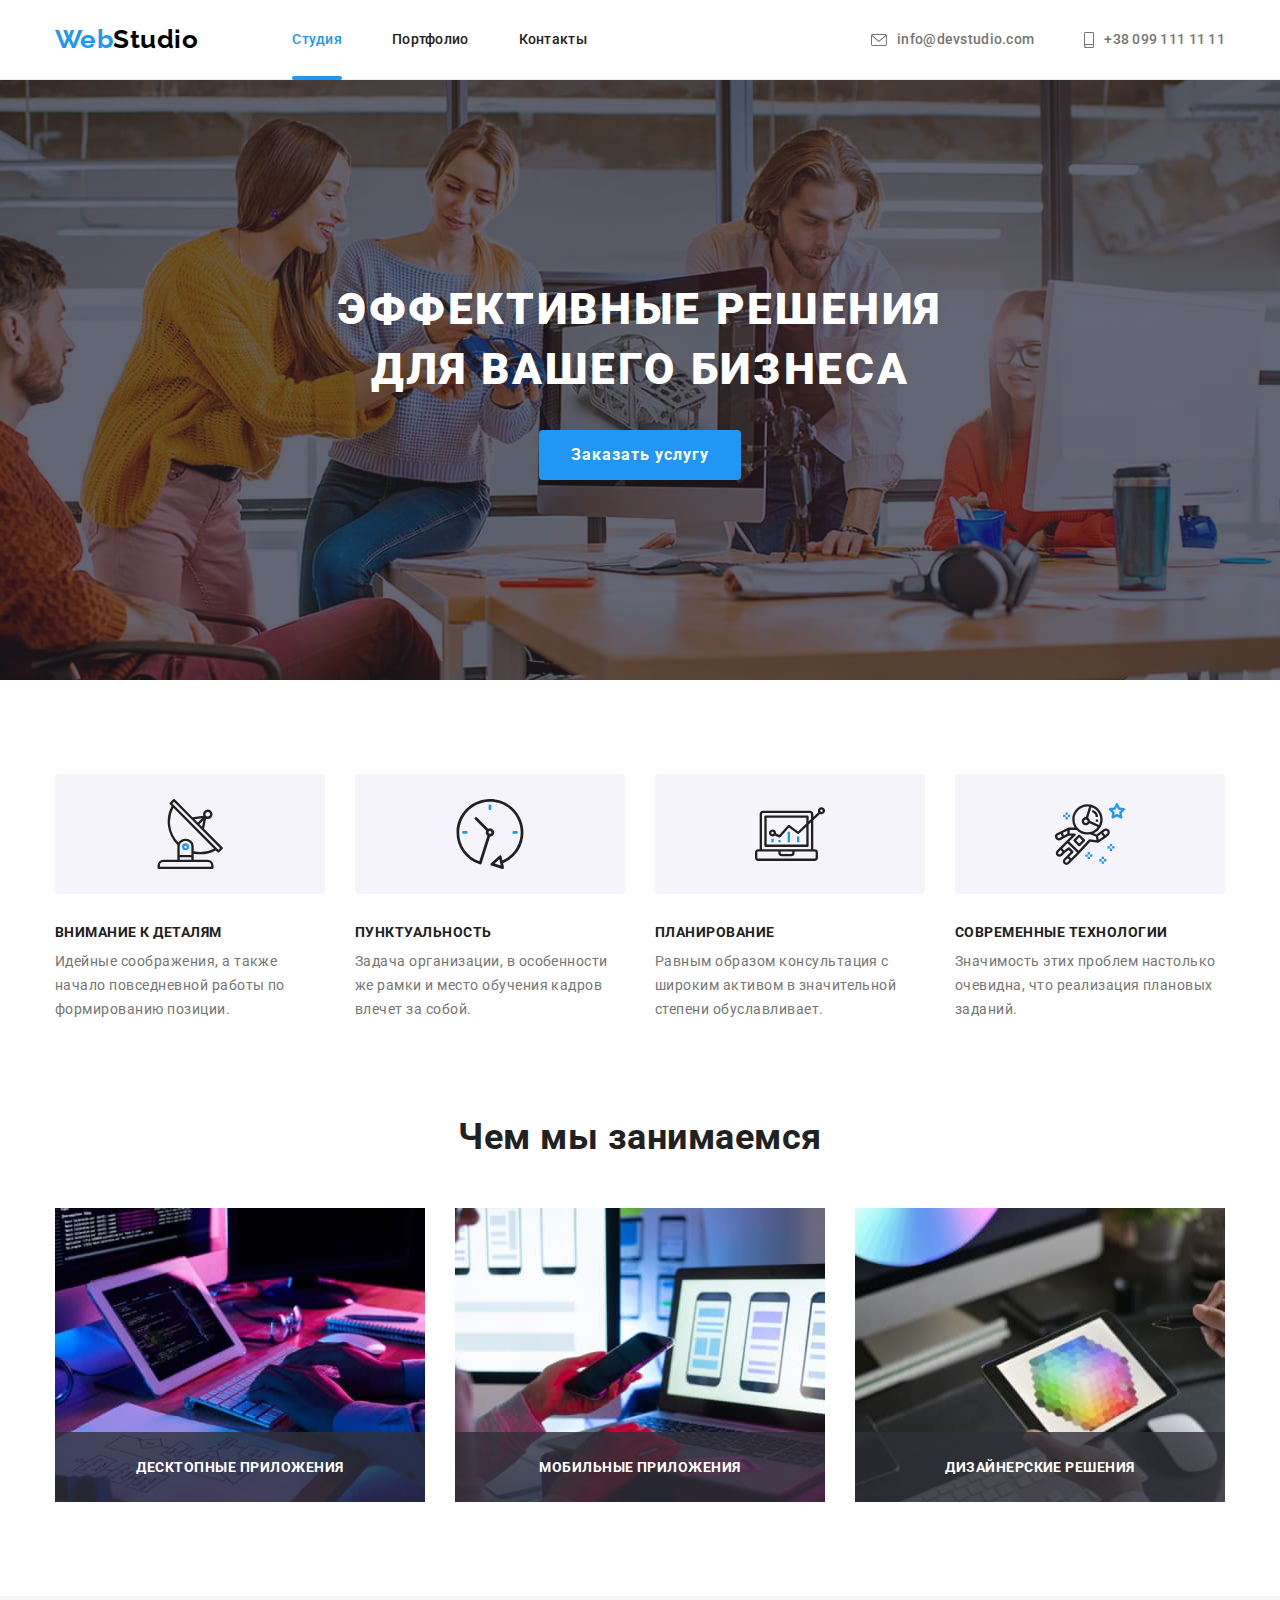
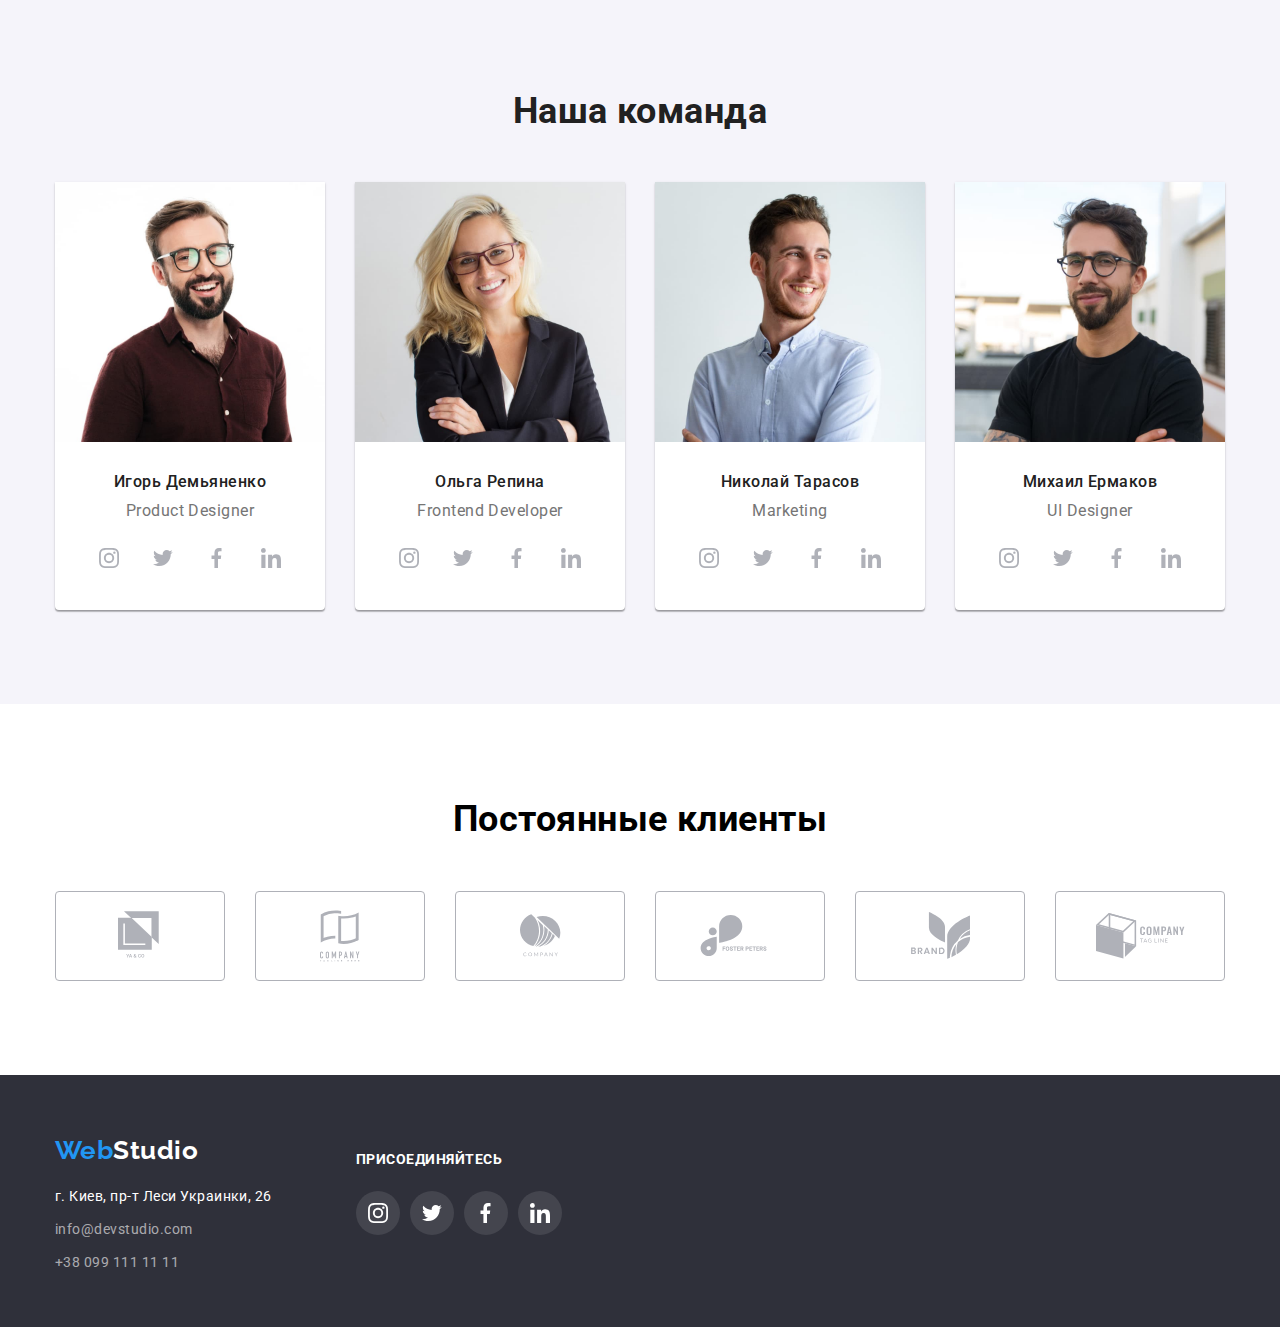
<file: index.html>
<!DOCTYPE html>
<html lang="ru">
<head>
    <meta charset="UTF-8">
    <meta name="viewport" content="width=device-width, initial-scale=1.0">
    <title>WebStudio|Студия</title>
    <link rel="stylesheet" href="https://cdnjs.cloudflare.com/ajax/libs/modern-normalize/1.0.0/modern-normalize.min.css">
    <link rel="stylesheet" href="./css/style.css">
    <link rel="preconnect" href="https://fonts.gstatic.com">
    <link href="https://fonts.googleapis.com/css2?family=Raleway:wght@700&family=Roboto:wght@400;500;700;900&display=swap"
    rel="stylesheet">
</head>
<body>
    <!-- Хедер -->
    <header class="header">
        <div class="container">
            <nav class="nav">
                <a class="logo" href="./index.html">Web<span class="logo-studio-header">Studio</span></a>
                <ul class="links">
                    <li class="item"><a class="nav-link active-page" href="./index.html">Студия</a></li>
                    <li class="item"><a class="nav-link" href="./portfolio.html">Портфолио</a></li>
                    <li class="item"><a class="nav-link" href="./index.html">Контакты</a></li>
                </ul>
            </nav>
            
            <ul class="contacts">
                <li class="item">
                    <a class="contacts-header" href="mailto:info@example.com">
                        <svg class="icon-letter" width="16" height="12"><use href="./images/all-svg-icons.svg#icon-letter"></use></svg>
                        info@devstudio.com
                    </a>
                </li>
                <li class="item">
                    <a class="contacts-header" href="tel:+380991111111">
                        <svg class="icon-smartphone" width="10" height="16"><use href="./images/all-svg-icons.svg#icon-smartphone"></use></svg>
                        +38 099 111 11 11
                    </a>
                </li>
            </ul>
        </div>
    </header>
    <!-- Основна стрінка -->
    <main class="main">
        <section class="hero">
            <div class="container">
                <h1 class="hero-title">Эффективные решения для вашего бизнеса</h1>
                <button data-modal-open class="order-button" type="button">Заказать услугу</button>
                <div data-modal class="backdrop is-hidden">
                    <div class="modal-window">
                        <button class="button-close" data-modal-close type="button">
                            <svg class="icon-close" width="11" height="11">
                                <use href="./images/all-svg-icons.svg#icon-close"></use>
                            </svg>
                        </button>
                    </div>
                </div>
            </div>
        </section>
        <!-- Переваги -->
        <section class="benefits">
            <div class="container">
                <!-- Прихований заголовок h2 -->
                <h2 class="visually-hidden">Преимущества</h2>
                <ul class="benefits-content">
                    <li class="item">
                        <div class="icon-background">
                            <svg class="icon-details" width="70" height="70">
                                <use href="./images/all-svg-icons.svg#icon-benefits-details"></use>
                            </svg>
                        </div>
                        <h3 class="benefits-title">Внимание к деталям</h3>
                        <p class="benefits-text">Идейные соображения, а также начало повседневной работы по формированию
                            позиции.</p>
                    </li>
                
                    <li class="item">
                        <div class="icon-background">
                            <svg class="icon-punctuality" width="70" height="70">
                                <use href="./images/all-svg-icons.svg#icon-benefits-punctuality"></use>
                            </svg>
                        </div>
                        <h3 class="benefits-title">Пунктуальность</h3>
                        <p class="benefits-text">Задача организации, в особенности же рамки и место обучения кадров влечет
                            за собой.</p>
                    </li>
                
                    <li class="item">
                        <div class="icon-background">
                            <svg class="icon-planing" width="70" height="70">
                                <use href="./images/all-svg-icons.svg#icon-benefits-planing"></use>
                            </svg>
                        </div>
                        <h3 class="benefits-title">Планирование</h3>
                        <p class="benefits-text">Равным образом консультация с широким активом в значительной степени
                            обуславливает.</p>
                    </li>
                
                    <li class="item">
                        <div class="icon-background">
                            <svg class="icon-technology" width="70" height="70">
                                <use href="./images/all-svg-icons.svg#icon-benefits-technology"></use>
                            </svg>
                        </div>
                        <h3 class="benefits-title">Современные технологии</h3>
                        <p class="benefits-text">Значимость этих проблем настолько очевидна, что реализация плановых
                            заданий.</p>
                    </li>
                </ul>
            </div>
        </section>
        <!-- Чим ми займаємося -->
        <section class="our-work">
            <div class="container">
                <h2 class="work-title">Чем мы занимаемся</h2>
                <ul class="work-photo">
                    <li class="item desktop">
                        <img src="./images/photo-work1.jpg" alt="Десктопные приложения" width="370">
                        <h3 class="work-text">Десктопные приложения</h3>
                    </li>
                    <li class="item mobile">
                        <img src="./images/photo-work2.jpg" alt="Мобильные приложения" width="370">
                        <h3 class="work-text">Мобильные приложения</h3>
                    </li>
                    <li class="item design">
                        <img src="./images/photo-work3.jpg" alt="Дизайнерские решения" width="370">
                        <h3 class="work-text">Дизайнерские решения</h3>
                    </li>
                </ul>
            </div>
        </section>
        <!-- Команда -->
        <section class="team">
            <div class="container">
                <h2 class="team-title">Наша команда</h2>
                <ul class="team-cards">
                    <li class="item">
                        <img src="./images/ihor.jpg" alt="Игорь Демьяненко" width="270">
                        <div class="description">
                            <h3 class="team-name">Игорь Демьяненко</h3>
                            <p class="team-employee">Product Designer</p>
                            <ul class="social-links">
                                <li>
                                    <a href="">
                                        <svg class="icons icon-instagram" width="20" height="20">
                                            <use href="./images/all-svg-icons.svg#icon-instagram"></use>
                                        </svg>
                                    </a>
                                </li>
                                <li>
                                    <a href="">
                                        <svg class="icons icon-twitter" width="20" height="20">
                                            <use href="./images/all-svg-icons.svg#icon-twitter"></use>
                                        </svg>
                                    </a>
                                </li>
                                <li>
                                    <a href="">
                                        <svg class="icons icon-facebook" width="20" height="20">
                                            <use href="./images/all-svg-icons.svg#icon-facebook"></use>
                                        </svg>
                                    </a>
                                </li>
                                <li>
                                    <a href="">
                                        <svg class="icons icon-linkedin" width="20" height="20">
                                            <use href="./images/all-svg-icons.svg#icon-linkedin"></use>
                                        </svg>
                                    </a>
                                </li>
                            </ul>
                        </div>
                    </li>
                    <li class="item">
                        <img src="./images/olha.jpg" alt="Ольга Репина" width="270">
                        <div class="description">
                            <h3 class="team-name">Ольга Репина</h3>
                            <p class="team-employee">Frontend Developer</p>
                            <ul class="social-links">
                                <li>
                                    <a href="">
                                        <svg class="icon-instagram" width="20" height="20">
                                            <use href="./images/all-svg-icons.svg#icon-instagram"></use>
                                        </svg>
                                    </a>
                                </li>
                                <li>
                                    <a href="">
                                        <svg class="icon-twitter" width="20" height="20">
                                            <use href="./images/all-svg-icons.svg#icon-twitter"></use>
                                        </svg>
                                    </a>
                                </li>
                                <li>
                                    <a href="">
                                        <svg class="icon-facebook" width="20" height="20">
                                            <use href="./images/all-svg-icons.svg#icon-facebook"></use>
                                        </svg>
                                    </a>
                                </li>
                                <li>
                                    <a href="">
                                        <svg class="icon-linkedin" width="20" height="20">
                                            <use href="./images/all-svg-icons.svg#icon-linkedin"></use>
                                        </svg>
                                    </a>
                                </li>
                            </ul>
                        </div>
                    </li>
                    <li class="item">
                        <img src="./images/nikolay.jpg" alt="Николай Тарасов" width="270">
                        <div class="description">
                            <h3 class="team-name">Николай Тарасов</h3>
                            <p class="team-employee">Marketing</p>
                            <ul class="social-links">
                                <li>
                                    <a href="">
                                        <svg class="icon-instagram" width="20" height="20">
                                            <use href="./images/all-svg-icons.svg#icon-instagram"></use>
                                        </svg>
                                    </a>
                                </li>
                                <li>
                                    <a href="">
                                        <svg class="icon-twitter" width="20" height="20">
                                            <use href="./images/all-svg-icons.svg#icon-twitter"></use>
                                        </svg>
                                    </a>
                                </li>
                                <li>
                                    <a href="">
                                        <svg class="icon-facebook" width="20" height="20">
                                            <use href="./images/all-svg-icons.svg#icon-facebook"></use>
                                        </svg>
                                    </a>
                                </li>
                                <li>
                                    <a href="">
                                        <svg class="icon-linkedin" width="20" height="20">
                                            <use href="./images/all-svg-icons.svg#icon-linkedin"></use>
                                        </svg>
                                    </a>
                                </li>
                            </ul>
                        </div>
                    </li>
                    <li class="item">
                        <img src="./images/mikhail.jpg" alt="Михаил Ермаков" width="270">
                        <div class="description">
                            <h3 class="team-name">Михаил Ермаков</h3>
                            <p class="team-employee">UI Designer</p>
                            <ul class="social-links">
                                <li>
                                    <a href="">
                                        <svg class="icon-instagram" width="20" height="20">
                                            <use href="./images/all-svg-icons.svg#icon-instagram"></use>
                                        </svg>
                                    </a>
                                </li>
                                <li>
                                    <a href="">
                                        <svg class="icon-twitter" width="20" height="20">
                                            <use href="./images/all-svg-icons.svg#icon-twitter"></use>
                                        </svg>
                                    </a>
                                </li>
                                <li>
                                    <a href="">
                                        <svg class="icon-facebook" width="20" height="20">
                                            <use href="./images/all-svg-icons.svg#icon-facebook"></use>
                                        </svg>
                                    </a>
                                </li>
                                <li>
                                    <a href="">
                                        <svg class="icon-linkedin" width="20" height="20">
                                            <use href="./images/all-svg-icons.svg#icon-linkedin"></use>
                                        </svg>
                                    </a>
                                </li>
                            </ul>
                        </div>
                    </li>
                </ul>
            </div>
        </section>
        <section class="clients">
            <div class="container">
                <h2 class="clients-title">Постоянные клиенты</h2>
                <ul class="clients-list">
                    <li class="item">
                        <a href="">
                            <svg class="" width="45" height="50">
                                <use href="./images/all-svg-icons.svg#icon-company-1"></use>
                            </svg>
                        </a>
                    </li>
                    <li class="item">
                        <a href="">
                            <svg class="" width="40" height="52">
                                <use href="./images/all-svg-icons.svg#icon-company-2"></use>
                            </svg>
                        </a>
                    </li>
                    <li class="item">
                        <a href="">
                            <svg class="" width="41" height="43">
                                <use href="./images/all-svg-icons.svg#icon-company-3"></use>
                            </svg>
                        </a>
                    </li>
                    <li class="item">
                        <a href="">
                            <svg class="" width="80" height="42">
                                <use href="./images/all-svg-icons.svg#icon-company-4"></use>
                            </svg>
                        </a>
                    </li>
                    <li class="item">
                        <a href="">
                            <svg class="" width="59" height="47">
                                <use href="./images/all-svg-icons.svg#icon-company-5"></use>
                            </svg>
                        </a>
                    </li>
                    <li class="item">
                        <a href="">
                            <svg class="" width="89" height="46">
                                <use href="./images/all-svg-icons.svg#icon-company-6"></use>
                            </svg>
                        </a>
                    </li>
                </ul>
            </div>
        </section>
    </main>
    <!-- Футер -->
    <footer class="footer">
        <div class="container">
            <div class="foorer-all-contacts">
                <a class="logo" href="./index.html">Web<span class="logo-studio-footer">Studio</span></a>
                <address>
                    <ul class="address-list">
                        <li class="item">
                            <p class="location">г. Киев, пр-т Леси Украинки, 26</p>
                        </li>
                        <li class="item">
                            <a class="contacts-footer" href="mailto:info@example.com">info@devstudio.com</a>
                        </li>
                        <li class="item">
                            <a class="contacts-footer" href="tel:+380991111111">+38 099 111 11 11</a>
                        </li>
                    </ul>
                </address>
            </div>
            <div class="social-links-footer">
                <h2 class="title">Присоединяйтесь</h2>
                <ul class="links-list">
                    <li>
                        <a href="">
                            <svg class="icon-instagram" width="20" height="20">
                                <use href="./images/all-svg-icons.svg#icon-instagram"></use>
                            </svg>
                        </a>
                    </li>
                    <li>
                        <a href="">
                            <svg class="icon-twitter" width="20" height="20">
                                <use href="./images/all-svg-icons.svg#icon-twitter"></use>
                            </svg>
                        </a>
                    </li>
                    <li>
                        <a href="">
                            <svg class="icon-facebook" width="20" height="20">
                                <use href="./images/all-svg-icons.svg#icon-facebook"></use>
                            </svg>
                        </a>
                    </li>
                    <li>
                        <a href="">
                            <svg class="icon-linkedin" width="20" height="20">
                                <use href="./images/all-svg-icons.svg#icon-linkedin"></use>
                            </svg>
                        </a>
                    </li>
                </ul>
            </div>
        </div>
    </footer>
    <!-- Modal window script -->
    <script src="./js/modal.js"></script>
</body>
</html>
</file>
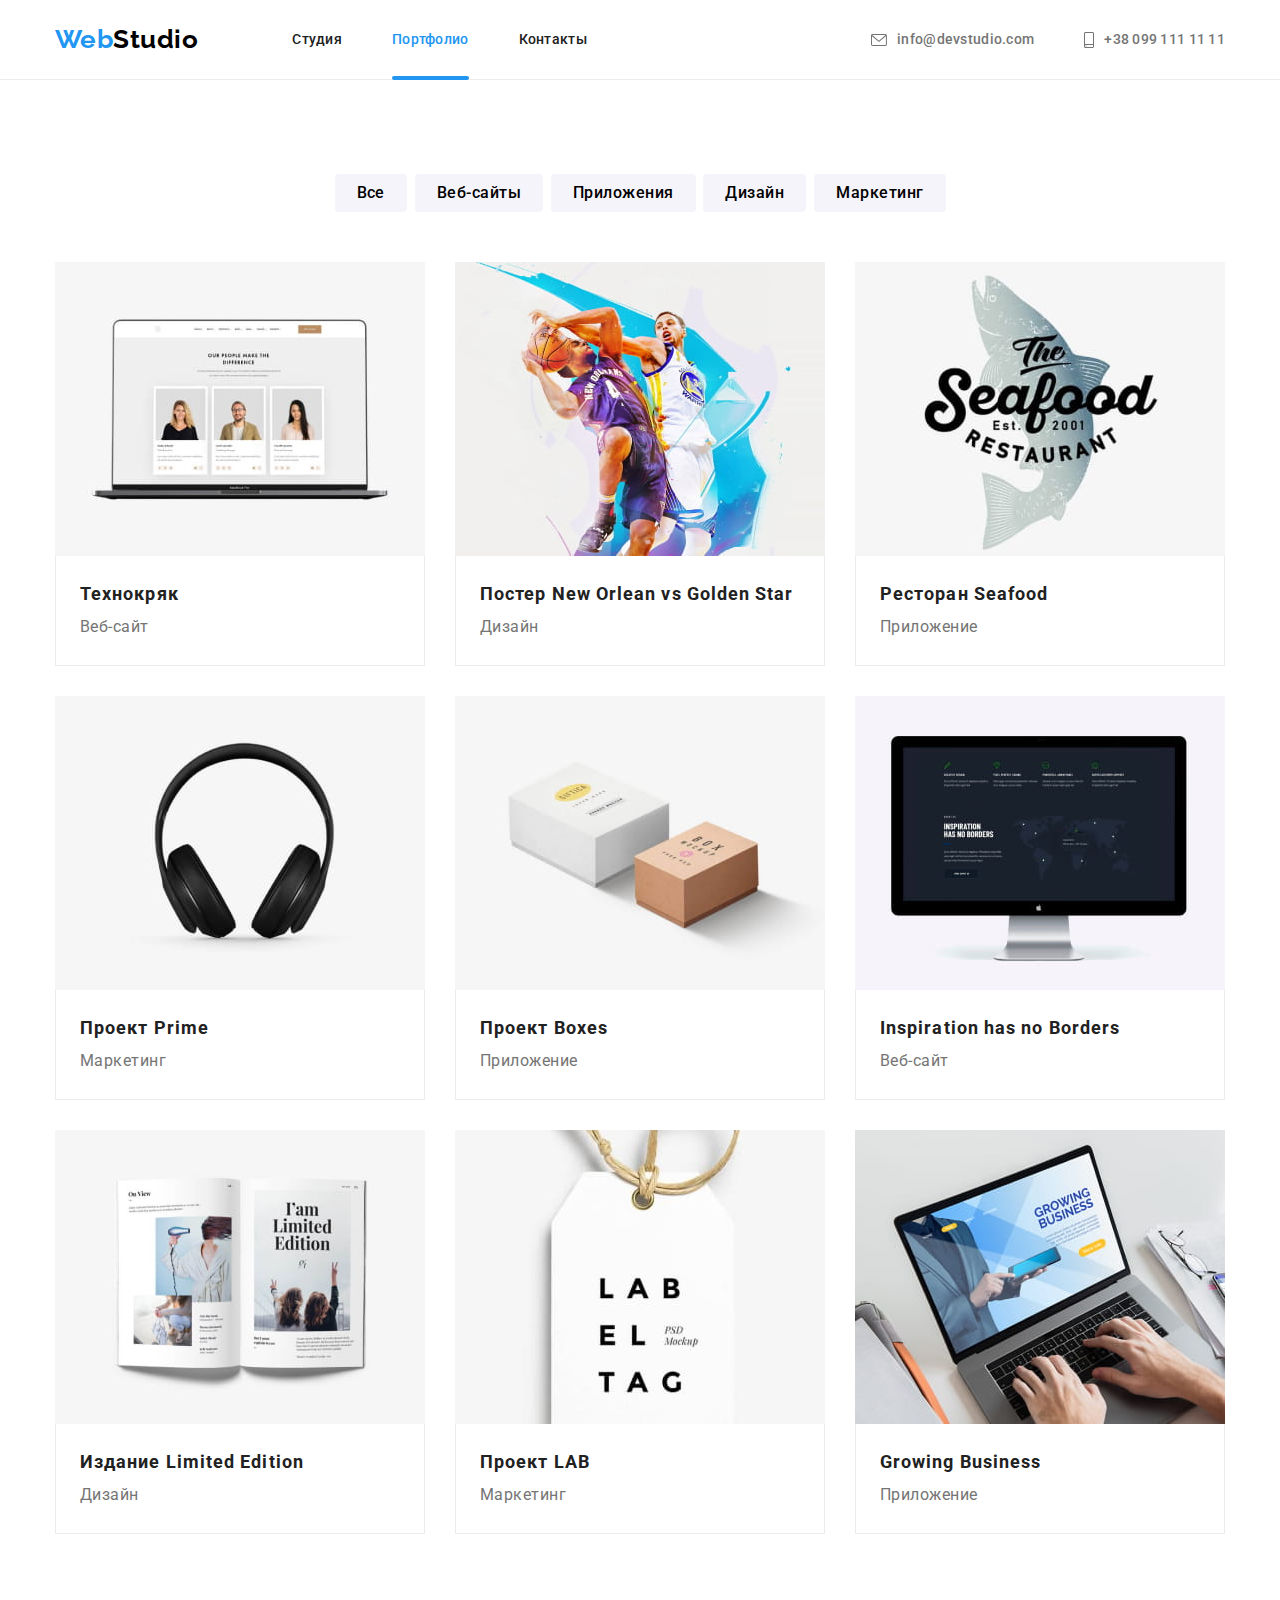
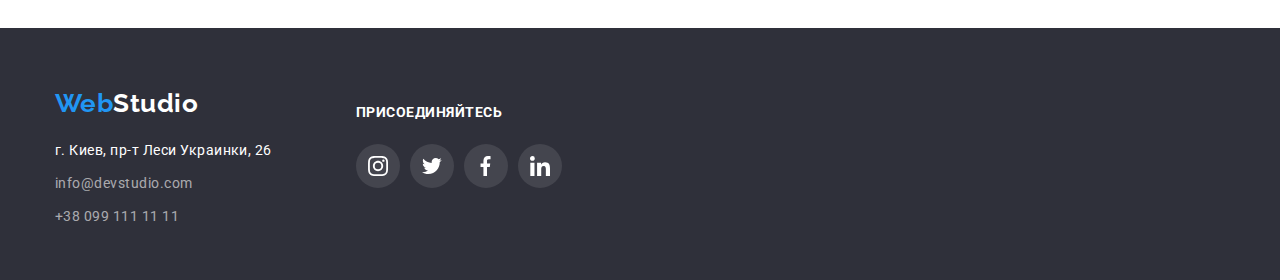
<file: portfolio.html>
<!DOCTYPE html>
<html lang="ru">
<head>
    <meta charset="UTF-8">
    <meta name="viewport" content="width=device-width, initial-scale=1.0">
    <title>WebStudio|Портфолио</title>
    <link rel="stylesheet" href="https://cdnjs.cloudflare.com/ajax/libs/modern-normalize/1.0.0/modern-normalize.min.css">
    <link rel="stylesheet" href="./css/style.css">
    <link rel="preconnect" href="https://fonts.gstatic.com">
    <link href="https://fonts.googleapis.com/css2?family=Raleway:wght@700&family=Roboto:wght@400;500;700;900&display=swap"
    rel="stylesheet">
</head>
<body>
    <!-- Хедер -->
    <header class="header">
        <div class="container">
            <nav class="nav">
                <a class="logo" href="./index.html">Web<span class="logo-studio-header">Studio</span></a>
                <ul class="links">
                    <li class="item"><a class="nav-link" href="./index.html">Студия</a></li>
                    <li class="item"><a class="nav-link active-page" href="./portfolio.html">Портфолио</a></li>
                    <li class="item"><a class="nav-link" href="./index.html">Контакты</a></li>
                </ul>
            </nav>
    
            <ul class="contacts">
                <li class="item">
                    <a class="contacts-header" href="mailto:info@example.com">
                        <svg class="icon-letter" width="16" height="12">
                            <use href="./images/all-svg-icons.svg#icon-letter"></use>
                        </svg>
                        info@devstudio.com
                    </a>
                </li>
                <li class="item">
                    <a class="contacts-header" href="tel:+380991111111">
                        <svg class="icon-smartphone" width="10" height="16">
                            <use href="./images/all-svg-icons.svg#icon-smartphone"></use>
                        </svg>
                        +38 099 111 11 11
                    </a>
                </li>
            </ul>
        </div>
    </header>
    <!-- Основна стрінка -->
    <main class="main">
        <section class="container portfolio-container">
            <!-- Прихований заголовок h1 -->
            <h1 class="visually-hidden">Портфолио</h1>
            <!-- Кнопки-фільтри -->
            <ul class="buttons">
                <li><button class="button" type="button">Все</button></li>
                <li><button class="button" type="button">Веб-сайты</button></li>
                <li><button class="button" type="button">Приложения</button></li>
                <li><button class="button" type="button">Дизайн</button></li>
                <li><button class="button" type="button">Маркетинг</button></li>
            </ul>
            <!-- Портфоліо -->
            <ul class="portfolio-cards">
                <li class="item">
                    <a href="">
                        <div class="thumb">
                            <img src="./images/portfolio-tehnokryak.jpg" alt="Сайт Технокряк" width="370">
                            <p class="text">Технокряк это современная площадка распространения коронавируса. Компании используют эту платформу для
                                цифрового шпионажа и атак на защищённые сервера конкурентов.</p>
                        </div>
                        <div class="description">
                            <h2>Технокряк</h2>
                            <p>Веб-сайт</p>
                        </div>
                    </a>
                </li>
                <li class="item">
                    <a href="">
                        <div class="thumb">
                            <img src="./images/portfolio-new-orlean-vs-golden-star.jpg" alt="Два баскетболиста" width="370">
                            <p class="text">Технокряк это современная площадка распространения коронавируса. Компании используют эту платформу для
                                цифрового шпионажа и атак на защищённые сервера конкурентов.</p>
                        </div>
                        <div class="description">
                            <h2>Постер New Orlean vs Golden Star</h2>
                            <p>Дизайн</p>
                        </div>
                    </a>
                </li>
                <li class="item">
                    <a href="">
                        <div class="thumb">
                            <img src="./images/potrfolio-seafood.jpg" alt="Логотип Ресторана Seafood" width="370">
                            <p class="text">Технокряк это современная площадка распространения коронавируса. Компании используют эту платформу для
                                цифрового шпионажа и атак на защищённые сервера конкурентов.</p>
                        </div>
                        <div class="description">
                            <h2>Ресторан Seafood</h2>
                            <p>Приложение</p>
                        </div>
                    </a>
                </li>
                <li class="item">
                    <a href="">
                        <div class="thumb">
                            <img src="./images/portfolio-rpime.jpg" alt="Наушники" width="370">
                            <p class="text">Технокряк это современная площадка распространения коронавируса. Компании используют эту платформу для
                                цифрового шпионажа и атак на защищённые сервера конкурентов.</p>
                        </div>
                        <div class="description">
                            <h2>Проект Prime</h2>
                            <p>Маркетинг</p>
                        </div>
                    </a>
                </li>
                <li class="item">
                    <a href="">
                        <div class="thumb">
                            <img src="./images/portfolio-boxes.jpg" alt="Коробки" width="370">
                            <p class="text">Технокряк это современная площадка распространения коронавируса. Компании используют эту платформу
                                для
                                цифрового шпионажа и атак на защищённые сервера конкурентов.</p>
                        </div>
                        <div class="description">
                            <h2>Проект Boxes</h2>
                            <p>Приложение</p>
                        </div>
                    </a>
                </li>
                <li class="item">
                    <a href="">
                        <div class="thumb">
                            <img src="./images/portfolio-inspiration-has-no-borders.jpg" alt="Сайт Inspiration has no Borders" width="370">
                            <p class="text">Технокряк это современная площадка распространения коронавируса. Компании используют эту платформу
                                для
                                цифрового шпионажа и атак на защищённые сервера конкурентов.</p>
                        </div>
                        <div class="description">
                            <h2>Inspiration has no Borders</h2>
                            <p>Веб-сайт</p>
                        </div>
                    </a>
                </li>
                <li class="item">
                    <a href="">
                        <div class="thumb">
                            <img src="./images/portfolio-limited-edition.jpg" alt="Журнал Limited Edition" width="370">
                            <p class="text">Технокряк это современная площадка распространения коронавируса. Компании используют эту платформу
                                для
                                цифрового шпионажа и атак на защищённые сервера конкурентов.</p>
                        </div>
                        <div class="description">
                            <h2>Издание Limited Edition</h2>
                            <p>Дизайн</p>
                        </div>
                    </a>
                </li>
                <li class="item">
                    <a href="">
                        <div class="thumb">
                            <img src="./images/portfolio-lab.jpg" alt="Бирка LAB" width="370">
                            <p class="text">Технокряк это современная площадка распространения коронавируса. Компании используют эту платформу
                                для
                                цифрового шпионажа и атак на защищённые сервера конкурентов.</p>
                        </div>
                        <div class="description">
                            <h2>Проект LAB</h2>
                            <p>Маркетинг</p>
                        </div>
                    </a>
                </li>
                <li class="item">
                    <a href="">
                        <div class="thumb">
                            <img src="./images/portfolio-growing-business.jpg" alt="Сайт Growing Business" width="370">
                            <p class="text">Технокряк это современная площадка распространения коронавируса. Компании используют эту платформу
                                для
                                цифрового шпионажа и атак на защищённые сервера конкурентов.</p>
                        </div>
                        <div class="description">
                            <h2>Growing Business</h2>
                            <p>Приложение</p>
                        </div>
                    </a>
                </li>
            </ul>
        </section>
    </main>
    <!-- Футер -->
    <footer class="footer">
        <div class="container">
            <div class="foorer-all-contacts">
                <a class="logo" href="./index.html">Web<span class="logo-studio-footer">Studio</span></a>
                <address>
                    <ul class="address-list">
                        <li class="item">
                            <p class="location">г. Киев, пр-т Леси Украинки, 26</p>
                        </li>
                        <li class="item">
                            <a class="contacts-footer" href="mailto:info@example.com">info@devstudio.com</a>
                        </li>
                        <li class="item">
                            <a class="contacts-footer" href="tel:+380991111111">+38 099 111 11 11</a>
                        </li>
                    </ul>
                </address>
            </div>
            <div class="social-links-footer">
                <h2 class="title">Присоединяйтесь</h2>
                <ul class="links-list">
                    <li>
                        <a href="">
                            <svg class="icon-instagram" width="20" height="20">
                                <use href="./images/all-svg-icons.svg#icon-instagram"></use>
                            </svg>
                        </a>
                    </li>
                    <li>
                        <a href="">
                            <svg class="icon-twitter" width="20" height="20">
                                <use href="./images/all-svg-icons.svg#icon-twitter"></use>
                            </svg>
                        </a>
                    </li>
                    <li>
                        <a href="">
                            <svg class="icon-facebook" width="20" height="20">
                                <use href="./images/all-svg-icons.svg#icon-facebook"></use>
                            </svg>
                        </a>
                    </li>
                    <li>
                        <a href="">
                            <svg class="icon-linkedin" width="20" height="20">
                                <use href="./images/all-svg-icons.svg#icon-linkedin"></use>
                            </svg>
                        </a>
                    </li>
                </ul>
            </div>
        </div>
    </footer>
</body>
</html>
</file>
<file: css/style.css>
/* global */
body {
  font-family: Roboto, sans-serif;
  font-style: normal;
  letter-spacing: 0.03em;
  box-sizing: border-box;
}

/* Universal container */
.container {
  width: 1200px;
  padding-right: 15px;
  padding-left: 15px;
  margin-right: auto;
  margin-left: auto;
}

img {
  display: block;
  min-width: 100%;
  height: auto;
}

.benefits .container {
  padding-top: 94px;
  padding-bottom: 94px;
}

.our-work .container {
  padding-bottom: 94px;
}

/* Elements with display: flex */
.nav,
.links,
.contacts,
.benefits-content,
.work-photo,
.team-cards,
.buttons,
.portfolio-cards,
.header .container {
  display: flex;
}

ul,
li,
p,
h1,
h2,
h3 {
  margin: 0;
  padding: 0;
}

*,
*::before,
*::after {
  box-sizing: inherit;
}

ul {
  list-style: none;
}

a,
a:visited {
  text-decoration: none;
}

.address-list .item {
  font-style: normal;
}

/*root */

/* colors */
:root {
  --title-color: #212121;
  --white-color: #ffffff;
  --blue-color: #2196f3;
  --text-color: #757575;

  /* Cubic */
  --cubic-function: cubic-bezier(0.4, 0, 0.2, 1);
}

/* logo basic style*/
.logo {
  color: var(--blue-color);
  font-family: Raleway, sans-serif;
  font-weight: 700;
  font-size: 26px;
  line-height: 1.19;
}

.nav .logo {
  margin-right: 94px;
  padding-top: 24px;
  padding-bottom: 25px;
}

/* styles for "Studio" */
.logo-studio-header {
  color: #000000;
}

.logo-studio-footer {
  color: #ffffff;
}

/* Header */
.header {
  height: 80px;
  border-bottom: 1px solid #ececec;
}

/* nav, titles, team-names, buttons */
.nav-link,
.benefits-title,
.work-title,
.team-title,
.team-name {
  color: var(--title-color);
}

.contacts-header,
.benefits-text,
.team-employee {
  color: var(--text-color);
}

.nav-link,
.contacts-header {
  font-weight: 500;
  font-size: 14px;
  line-height: 1.14;
  letter-spacing: 0.02em;
  display: block;
  padding-top: 32px;
  padding-bottom: 32px;
  transition: color 250ms var(--cubic-function);
}

.contacts-header {
  display: flex;
  align-items: center;
  fill: currentColor;
}

/* Decorative elements */

/* Icons in contacts in header*/
.icon-letter,
.icon-smartphone {
  margin-right: 10px;
}

.active-page {
  color: var(--blue-color);
  position: relative;
}

.active-page::after {
  content: "";
  position: absolute;
  left: 0;
  bottom: 0;
  width: 100%;
  height: 4px;
  background: #2196f3;
  border-radius: 2px;
}

/* nav */
.nav {
  align-items: center;
}

.links .item:not(:last-child),
.contacts .item:not(:last-child) {
  margin-right: 50px;
}

.contacts {
  margin-left: auto;
}

/* hover, focus in nav and contacts in header */
.nav-link:hover,
.nav-link:focus,
.contacts-header:hover,
.contacts-header:focus {
  color: var(--blue-color);
}

/* hero, footer background*/
.footer {
  background-color: #2f303a;
}

/* hero */
.hero {
  display: flex;
  text-align: center;
  height: 600px;
  width: 100%;
  margin-right: auto;
  margin-left: auto;
  padding-top: 200px;
  padding-bottom: 200px;
  background-color: #c4c4c4;
  background-image: linear-gradient(
      to right,
      rgba(47, 48, 58, 0.4),
      rgba(47, 48, 58, 0.4)
    ),
    url("../images/hero-background.jpg");
  background-repeat: no-repeat;
  background-position: center;
  background-size: cover;
}

.hero .container {
  max-width: 696px;
}

.hero-title {
  margin-bottom: 30px;
  font-weight: 900;
  font-size: 44px;
  line-height: 1.36;
  color: var(--white-color);
  letter-spacing: 0.06em;
  text-transform: uppercase;
}

/* Заказать услугу */
.order-button {
  display: inline-block;
  padding: 10px 32px;
  background-color: var(--blue-color);
  color: var(--white-color);
  text-decoration: none;
  border-radius: 4px;
  min-width: 200px;
  border: transparent;

  font-weight: 700;
  font-size: 16px;
  line-height: 1.88;
  letter-spacing: 0.06em;
  color: var(--white-color);
  transition: color 250ms var(--cubic-function),
    background-color 250ms var(--cubic-function);
}

.order-button:hover,
.order-button:focus {
  background-color: var(--white-color);
  color: black;
  cursor: pointer;
}

.order-button:active {
  background-color: var(--blue-color);
}

/* Modal window */

.backdrop {
  position: fixed;
  top: 0;
  left: 0;
  width: 100%;
  height: 100%;
  background: rgba(0, 0, 0, 0.2);
  transition: opacity 250ms cubic-bezier(0.4, 0, 0.2, 1);
  z-index: 1;
}

.backdrop.is-hidden {
  opacity: 0;
  pointer-events: none;
}

.modal-window {
  position: absolute;
  top: 50%;
  left: 50%;
  transform: translate(-50%, -50%);

  width: 528px;
  height: 581px;

  background: var(--white-color);
  box-shadow: 0px 1px 3px rgba(0, 0, 0, 0.12), 0px 1px 1px rgba(0, 0, 0, 0.14),
    0px 2px 1px rgba(0, 0, 0, 0.2);
  border-radius: 4px;
}

.button-close {
  position: absolute;
  top: 8px;
  right: 8px;
  width: 30px;
  height: 30px;

  background: var(--white-color);
  border: 1px solid rgba(0, 0, 0, 0.1);
  border-radius: 50%;
  fill: currentColor;

  cursor: pointer;

  display: flex;
  justify-content: center;
  align-items: center;

  transition: fill 250ms var(--cubic-function);
}

.button-close:hover,
.button-close:focus {
  fill: var(--blue-color);
}

/* Benefits */

/* Hidden title - universal */
.visually-hidden {
  position: absolute;
  width: 1px;
  height: 1px;
  margin: -1px;
  border: 0;
  padding: 0;
  white-space: nowrap;
  clip-path: inset(100%);
  clip: rect(0 0 0 0);
  overflow: hidden;
}

.benefits-content {
  justify-content: space-between;
}

.benefits .item {
  max-width: 270px;
}

.benefits-title {
  margin-bottom: 10px;
  font-weight: 700;
  font-size: 14px;
  line-height: 1.17;
  text-transform: uppercase;
}

.benefits-text {
  font-weight: 400;
  font-size: 14px;
  line-height: 1.71;
}

/* Icons in benefits */
.icon-background {
  width: 270px;
  height: 120px;
  background-color: #f5f4fa;
  border-radius: 4px;
  margin-bottom: 30px;
  display: flex;
  justify-content: center;
  align-items: center;
}

/* title - Чем мы занимаемся, Наша команда*/
.our-work {
  text-align: center;
}

.work-title {
  margin-bottom: 50px;
}

.work-photo {
  justify-content: space-between;
}

.work-title,
.team-title,
.clients-title,
.our-work {
  font-weight: 700;
  font-size: 36px;
  line-height: 1.17;
}

.our-work .item {
  position: relative;
}

.our-work .work-text {
  position: absolute;
  bottom: 0;
  left: 0;
  width: 100%;
  height: 70px;

  font-weight: 700;
  font-size: 14px;
  color: var(--white-color);
  text-transform: uppercase;
  background: rgba(47, 48, 58, 0.8);

  display: flex;
  justify-content: center;
  align-items: center;
}

/* Team */
.team {
  padding-top: 94px;
  padding-bottom: 94px;
  background-color: #f5f4fa;
}

.team-title {
  text-align: center;
  margin-bottom: 50px;
}

.team-cards {
  justify-content: space-between;
  text-align: center;
}

.team-cards .item {
  width: 270px;
  height: 428px;
  background-color: var(--white-color);
  box-shadow: 0px 1px 3px rgba(0, 0, 0, 0.12), 0px 1px 1px rgba(0, 0, 0, 0.14),
    0px 2px 1px rgba(0, 0, 0, 0.2);
  border-radius: 0px 0px 4px 4px;
}

.team-cards .description {
  padding-top: 30px;
  padding-bottom: 30px;
}

.team-name {
  font-weight: 500;
  font-size: 16px;
  line-height: 1.19;
}

.team-employee {
  font-weight: 400;
  font-size: 16px;
  line-height: 1.19;
  margin-top: 10px;
}

.team-cards .social-links {
  width: 206px;
  height: 44px;
  margin-top: 16px;
  margin-right: auto;
  margin-left: auto;
}

/* Icons in team */
.team .social-links {
  display: flex;
  align-items: center;
  justify-content: space-between;
}

.social-links a {
  display: flex;
  justify-content: center;
  align-items: center;
  width: 44px;
  height: 44px;
  border-radius: 50%;
  fill: #afb1b8;
  transition: fill 250ms var(--cubic-function),
    background-color 250ms var(--cubic-function);
}

.social-links a:hover,
.social-links a:focus {
  background-color: var(--blue-color);
  fill: var(--white-color);
}

/* Клієнти */
.clients {
  padding-top: 94px;
  padding-bottom: 94px;
  text-align: center;
}

.clients-title {
  margin-bottom: 50px;
}

.clients-list {
  display: flex;
  justify-content: space-between;
}

.clients-list a {
  width: 170px;
  height: 90px;
  display: flex;
  justify-content: center;
  align-items: center;
  border: 1px solid #afb1b8;
  border-radius: 4px;
  fill: #afb1b8;
  transition: fill 250ms var(--cubic-function),
    border-color 250ms var(--cubic-function);
}

.clients-list a:hover,
.clients-list a:focus {
  fill: var(--blue-color);
  border-color: var(--blue-color);
}

/* footer */
.footer .container {
  display: flex;
}

.footer {
  height: 252px;
}

.foorer-all-contacts {
  margin-top: 60px;
  margin-bottom: 60px;
}
.social-links-footer {
  width: 206px;
  height: 80px;
  margin-left: 70px;
  margin-top: 72px;
  margin-bottom: 100px;
}

.social-links-footer a {
  display: flex;
  justify-content: center;
  align-items: center;
  width: 44px;
  height: 44px;
  border-radius: 50%;
  background-color: rgba(255, 255, 255, 0.1);
  fill: var(--white-color);
  transition: background-color 250ms var(--cubic-function);
}

.social-links-footer a:hover,
.social-links-footer a:focus {
  background-color: var(--blue-color);
}

.location {
  font-weight: 400;
  font-size: 14px;
  line-height: 1.71;
  color: var(--white-color);
}

.contacts-footer {
  font-weight: 400;
  font-size: 14px;
  line-height: 1.71;
  color: rgba(255, 255, 255, 0.6);
}

.footer .logo {
  margin-bottom: 20px;
  display: block;
}

.address-list {
  width: 231px;
  height: 81px;
}

.address-list .item + .item {
  margin-top: 9px;
}

/* social-links-footer */
.social-links-footer {
  width: 206px;
  height: 80px;
}

.social-links-footer .title {
  color: var(--white-color);
  font-size: 14px;
  line-height: 1.72;
  text-transform: uppercase;
  margin-bottom: 20px;
}

.social-links-footer .links-list {
  display: flex;
  justify-content: space-between;
  align-items: center;
}

/* Portfolio */
.portfolio-container {
  padding-top: 94px;
  padding-bottom: 94px;
}

/* Buttons */
.portfolio-container .buttons {
  min-width: 611px;
  margin-bottom: 50px;
  width: 611px;
  justify-content: space-between;
  margin-right: auto;
  margin-left: auto;
}

.portfolio-container .button {
  font-weight: 500;
  font-size: 16px;
  line-height: 1.63;
  letter-spacing: 0.03em;
  padding: 6px 22px;
  background-color: #f5f4fa;
  text-decoration: none;
  cursor: pointer;
  border: transparent;
  border-radius: 4px;
  transition: background-color 250ms var(--cubic-function),
    color 250ms var(--cubic-function), box-shadow 250ms var(--cubic-function);
}

.portfolio-container .button:hover,
.portfolio-container .button:focus {
  background-color: var(--blue-color);
  color: var(--white-color);
  box-shadow: 0px 3px 1px rgba(0, 0, 0, 0.1), 0px 1px 2px rgba(0, 0, 0, 0.08),
    0px 2px 2px rgba(0, 0, 0, 0.12);
}

/* Cards */
.portfolio-cards {
  flex-wrap: wrap;
}

.portfolio-cards .item a {
  display: block;
}

.portfolio-cards .item:hover,
.portfolio-cards .item:focus {
  box-shadow: 0px 4px 4px rgba(0, 0, 0, 0.25);
  transition-duration: 250ms;
}

/* Cards title */
.portfolio-cards h2 {
  color: var(--title-color);
  font-weight: 700;
  font-size: 18px;
  line-height: 2;
  letter-spacing: 0.06em;
}

/* Cards type */
.portfolio-cards p {
  color: var(--text-color);
  font-weight: 400;
  font-size: 16px;
  line-height: 1.88;
}

.portfolio-cards .item {
  width: calc ((100% - 60px)/3);
  min-height: 404px;
  position: relative;
}

.portfolio-cards .item:not(:nth-child(3n)) {
  margin-right: 30px;
}

.portfolio-cards .item:not(:nth-last-child(-n + 3)) {
  margin-bottom: 30px;
}

.portfolio-cards .description {
  padding: 20px 24px;
  height: 110px;
  border-bottom: 1px solid #ececec;
  border-right: 1px solid #ececec;
  border-left: 1px solid #ececec;
}

.thumb {
  position: relative;
  overflow: hidden;
}

.portfolio-cards .text {
  content: "";
  position: absolute;
  top: 0;
  left: 0;
  transform: translateY(100%);
  width: 370px;
  height: 294px;
  font-weight: 400;
  font-size: 18px;
  line-height: 1.56;
  letter-spacing: 0.03em;

  color: var(--white-color);
  background-color: rgba(33, 150, 243, 0.9);
  padding: 63px 24px;

  transition: transform 250ms var(--cubic-function);
}

.portfolio-cards a:hover .text {
  transform: translateY(0);
}
</file>
